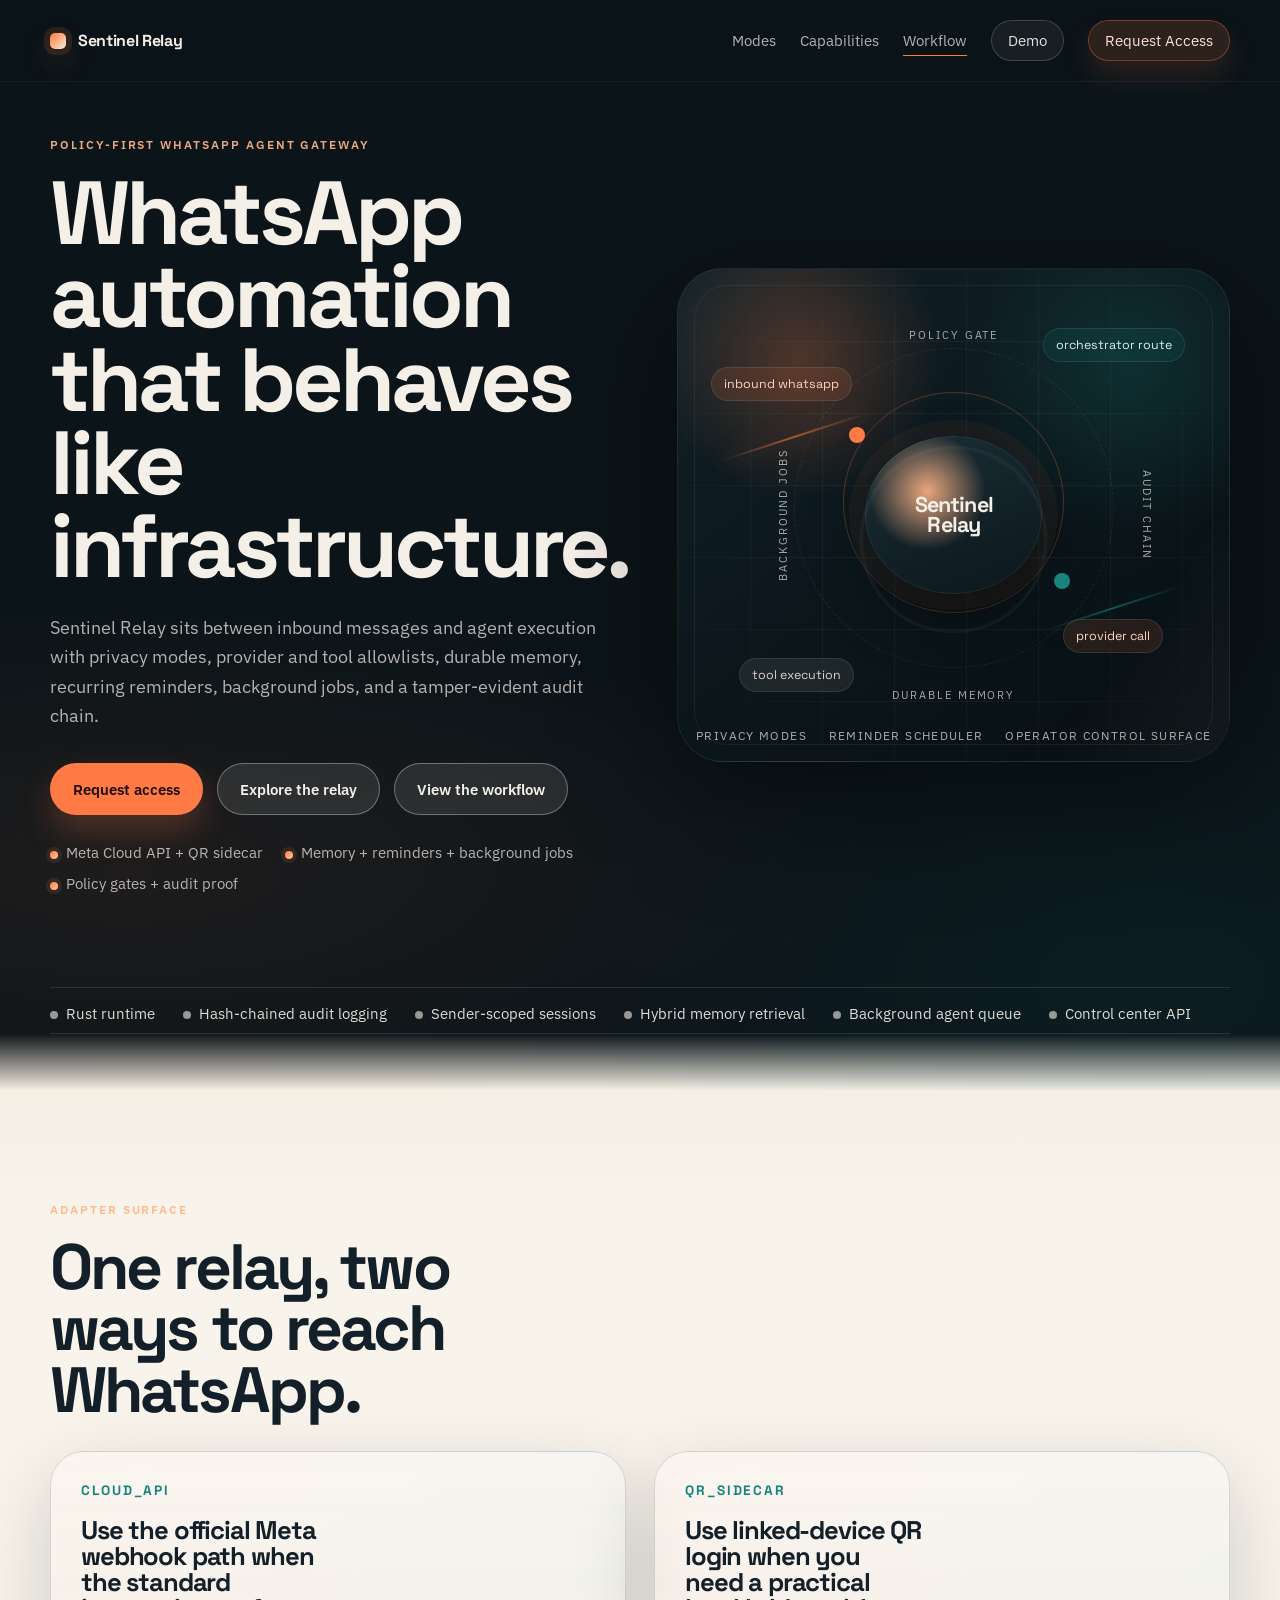
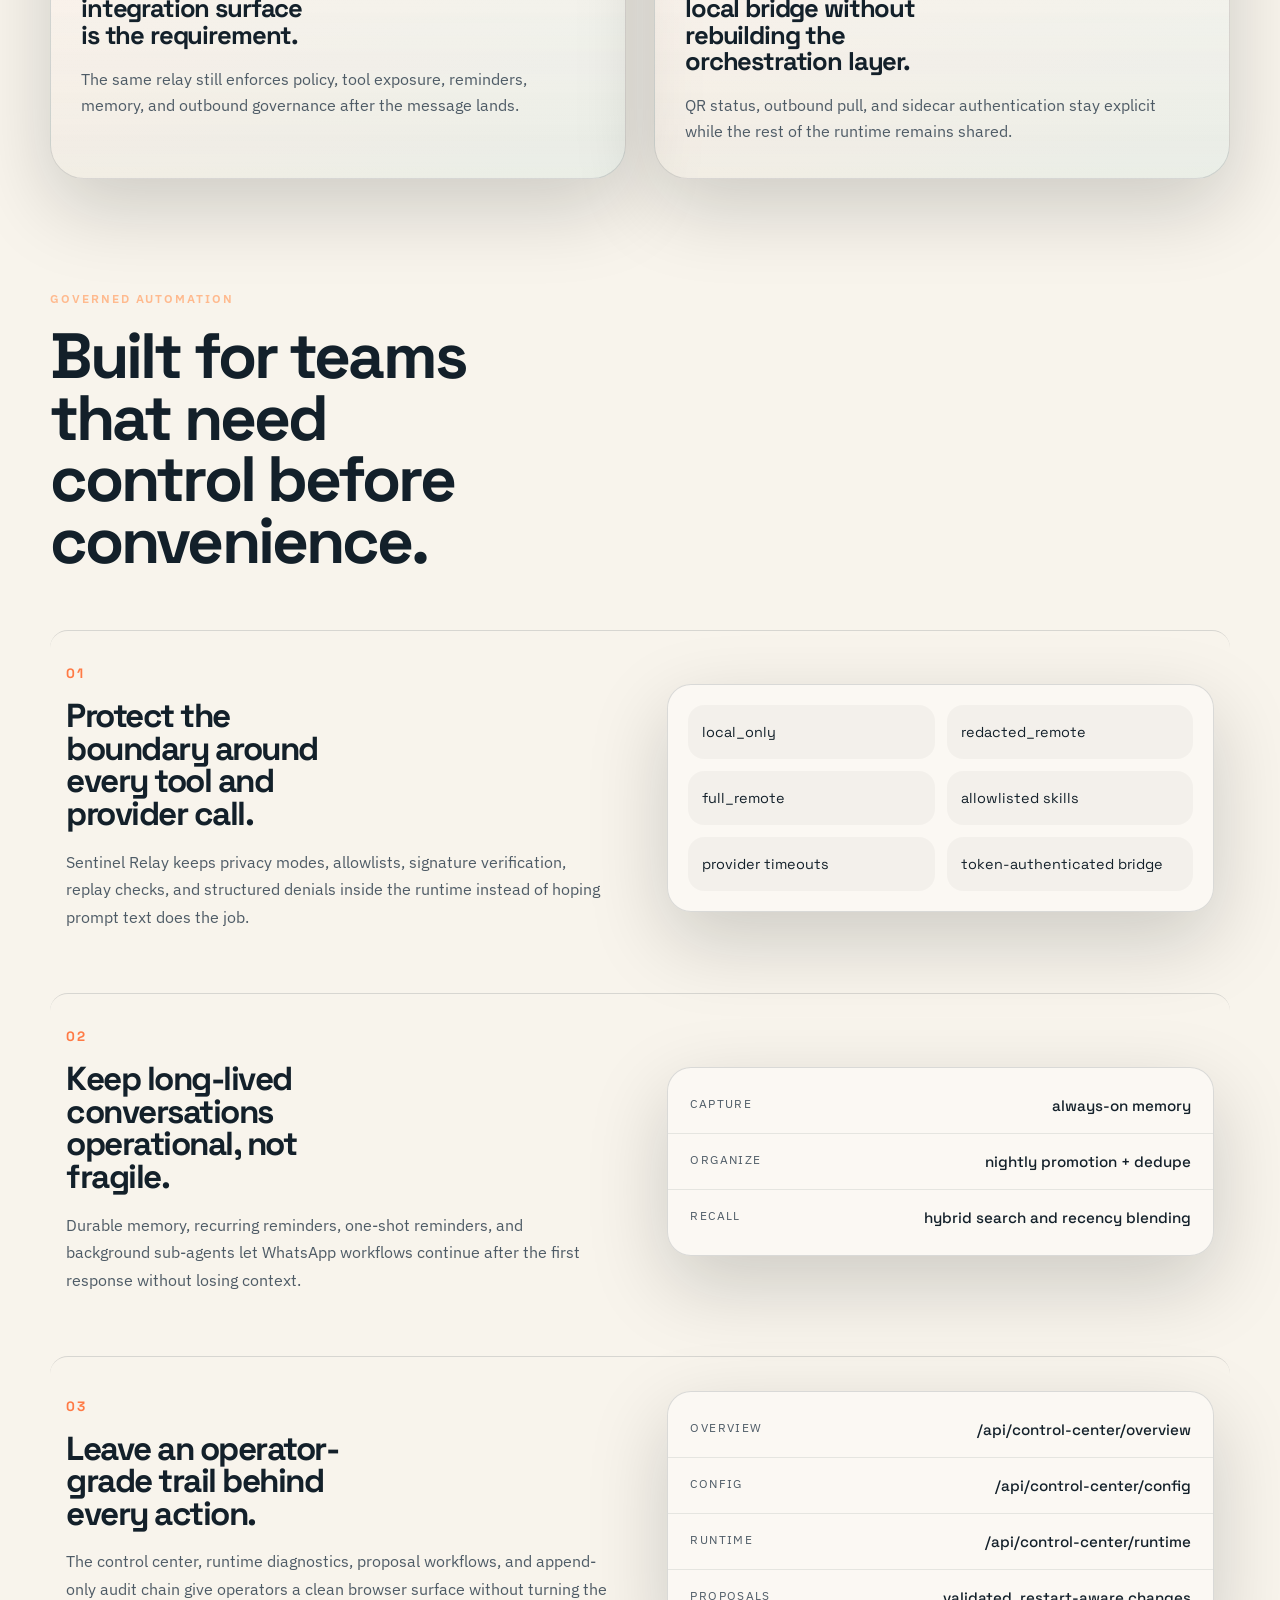
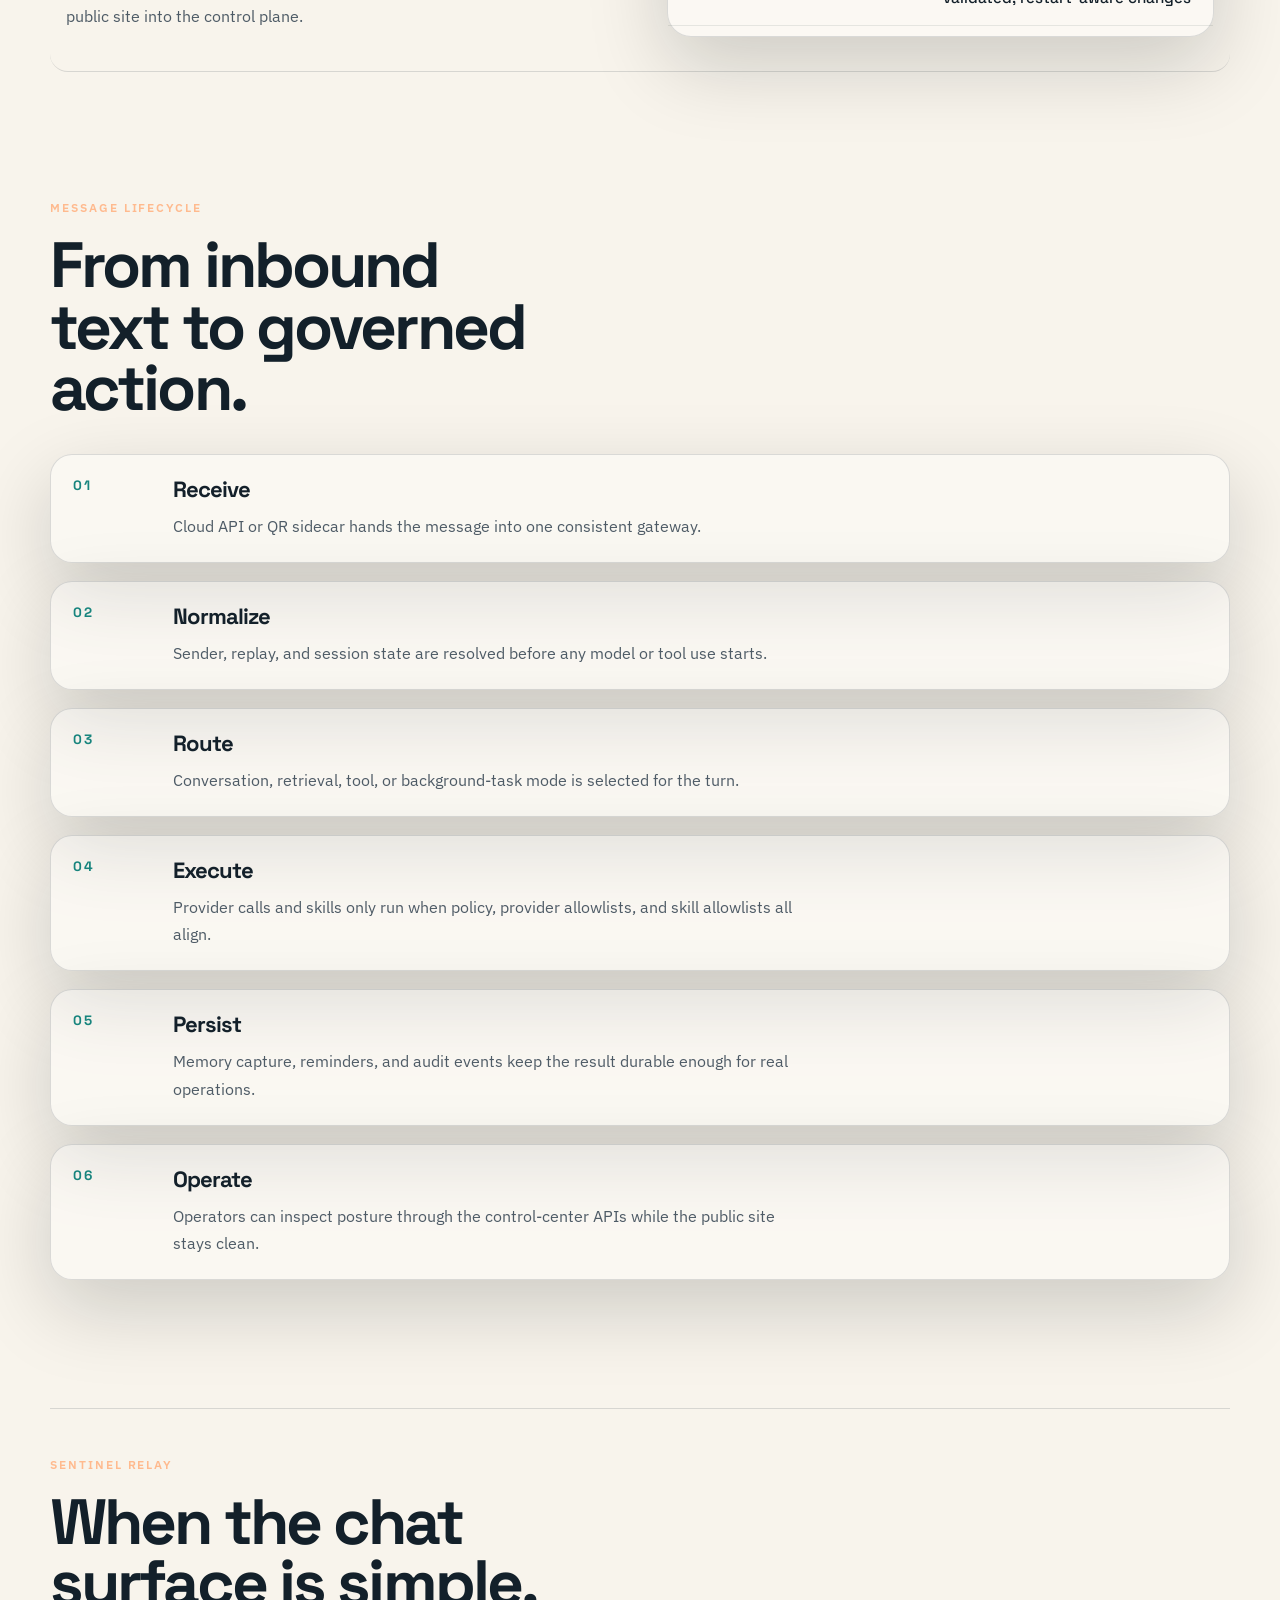
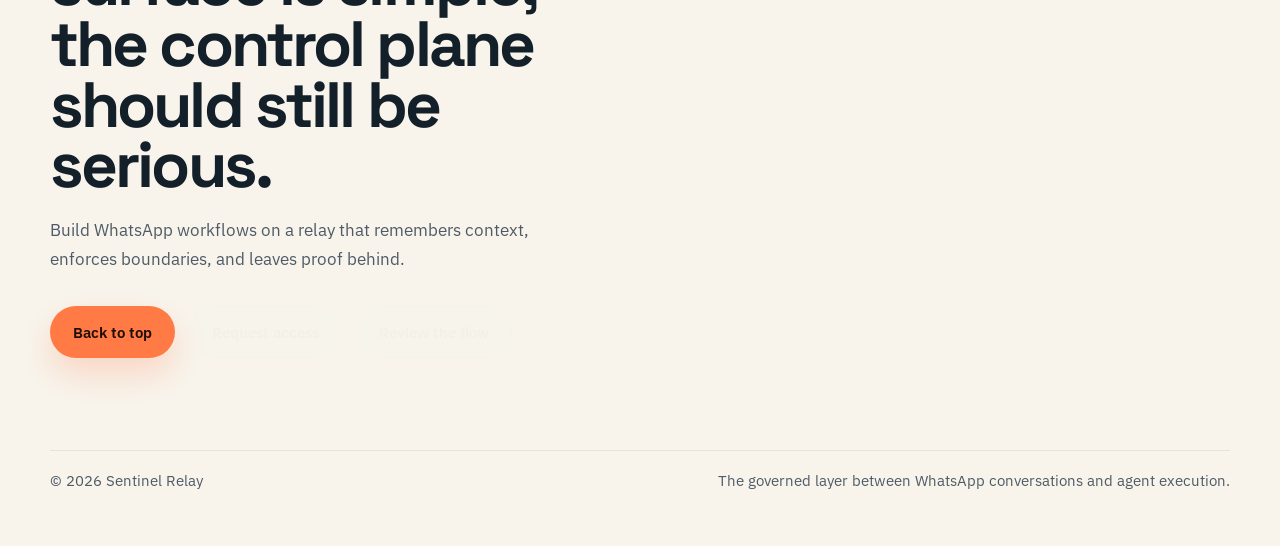
<file: index.html>
<!DOCTYPE html>
<html lang="en">

<head>
    <meta charset="UTF-8">
    <meta name="viewport" content="width=device-width, initial-scale=1.0">
    <title>Sentinel Relay | Secure WhatsApp Agent Gateway</title>
    <meta name="description"
        content="Sentinel Relay is a security-first WhatsApp agent gateway with privacy modes, durable memory, recurring reminders, background jobs, and tamper-evident audit logging.">
    <meta name="theme-color" content="#0b1419">
    <meta name="color-scheme" content="light">
    <link rel="canonical" href="https://sentinelrelay.com/">
    <meta property="og:type" content="website">
    <meta property="og:site_name" content="Sentinel Relay">
    <meta property="og:title" content="Sentinel Relay | Secure WhatsApp Agent Gateway">
    <meta property="og:description"
        content="WhatsApp automation that behaves like infrastructure, with policy gates, durable memory, recurring reminders, and proof-grade audit trails.">
    <meta property="og:url" content="https://sentinelrelay.com/">
    <meta property="og:image" content="https://sentinelrelay.com/assets/og-image.png">
    <meta name="twitter:card" content="summary_large_image">
    <meta name="twitter:title" content="Sentinel Relay | Secure WhatsApp Agent Gateway">
    <meta name="twitter:description" content="A policy-first relay for governed WhatsApp automation.">
    <link rel="icon" href="./assets/favicon.svg" type="image/svg+xml">
    <link rel="stylesheet" href="./assets/style.css">
    <script type="application/ld+json">
        {
            "@context": "https://schema.org",
            "@type": "SoftwareApplication",
            "name": "Sentinel Relay",
            "url": "https://sentinelrelay.com/",
            "applicationCategory": "BusinessApplication",
            "operatingSystem": "Linux, macOS, Docker",
            "description": "Security-first WhatsApp agent gateway with privacy modes, durable memory, recurring reminders, background jobs, and tamper-evident audit logging."
        }
    </script>
</head>

<body>
    <div class="hero-shell">
        <div class="dark-surface" id="top">
            <header class="site-header">
                <a class="brand" href="#top" aria-label="Sentinel Relay home">
                    <span class="brand-mark" aria-hidden="true"></span>
                    <span class="brand-wordmark">Sentinel Relay</span>
                </a>
                <nav class="site-nav" aria-label="Primary">
                    <a href="#modes">Modes</a>
                    <a href="#capabilities">Capabilities</a>
                    <a href="#workflow">Workflow</a>
                    <a class="nav-demo" href="https://demo.sentinelrelay.com" target="_blank" rel="noreferrer">Demo</a>
                    <a class="nav-cta" href="/interest/">Request Access</a>
                </nav>
            </header>
            <section class="hero">
                <div class="hero-copy">
                    <p class="eyebrow">Policy-first WhatsApp agent gateway</p>
                    <h1>WhatsApp automation that behaves like infrastructure.</h1>
                    <p class="lede">
                        Sentinel Relay sits between inbound messages and agent execution with privacy modes,
                        provider and tool allowlists, durable memory, recurring reminders, background jobs,
                        and a tamper-evident audit chain.
                    </p>
                    <div class="cta-row">
                        <a class="button button-primary" href="/interest/">Request access</a>
                        <a class="button button-secondary" href="#capabilities">Explore the relay</a>
                        <a class="button button-secondary" href="#workflow">View the workflow</a>
                    </div>
                    <ul class="hero-signals" aria-label="Key product attributes">
                        <li>Meta Cloud API + QR sidecar</li>
                        <li>Memory + reminders + background jobs</li>
                        <li>Policy gates + audit proof</li>
                    </ul>
                    <p class="sr-only">Diagram showing Sentinel Relay as a central hub processing inbound WhatsApp
                        messages through policy gates, tool execution, provider calls, and durable memory.</p>
                </div>

                <div class="hero-visual" aria-hidden="true">
                    <div class="relay-stage" data-tilt>
                        <div class="stage-grid"></div>
                        <div class="orbit orbit-outer"></div>
                        <div class="orbit orbit-inner"></div>
                        <div class="beam beam-inbound"></div>
                        <div class="beam beam-outbound"></div>
                        <div class="relay-core">
                            <span>Sentinel<br>Relay</span>
                        </div>
                        <div class="stage-label stage-label-top">policy gate</div>
                        <div class="stage-label stage-label-right">audit chain</div>
                        <div class="stage-label stage-label-bottom">durable memory</div>
                        <div class="stage-label stage-label-left">background jobs</div>
                        <div class="signal-tag signal-tag-inbound">inbound whatsapp</div>
                        <div class="signal-tag signal-tag-route">orchestrator route</div>
                        <div class="signal-tag signal-tag-tools">tool execution</div>
                        <div class="signal-tag signal-tag-provider">provider call</div>
                        <div class="signal-pulse signal-pulse-a"></div>
                        <div class="signal-pulse signal-pulse-b"></div>
                        <div class="stage-footer">
                            <span>privacy modes</span>
                            <span>reminder scheduler</span>
                            <span>operator control surface</span>
                        </div>
                    </div>
                </div>
            </section>

            <section class="proof-strip" aria-label="Product highlights">
                <p>Rust runtime</p>
                <p>Hash-chained audit logging</p>
                <p>Sender-scoped sessions</p>
                <p>Hybrid memory retrieval</p>
                <p>Background agent queue</p>
                <p>Control center API</p>
            </section>
        </div> <!-- End dark-surface -->

        <main class="light-surface">
            <section class="section modes" id="modes" data-reveal>
                <div class="section-heading">
                    <p class="eyebrow">Adapter surface</p>
                    <h2>One relay, two ways to reach WhatsApp.</h2>
                </div>
                <div class="mode-band">
                    <article class="mode-lane">
                        <p class="mode-token">cloud_api</p>
                        <h3>Use the official Meta webhook path when the standard integration surface is the requirement.
                        </h3>
                        <p>The same relay still enforces policy, tool exposure, reminders, memory, and outbound
                            governance after the message lands.</p>
                    </article>
                    <article class="mode-lane">
                        <p class="mode-token">qr_sidecar</p>
                        <h3>Use linked-device QR login when you need a practical local bridge without rebuilding the
                            orchestration layer.</h3>
                        <p>QR status, outbound pull, and sidecar authentication stay explicit while the rest of the
                            runtime remains shared.</p>
                    </article>
                </div>
            </section>

            <section class="section capabilities" id="capabilities">
                <div class="section-heading" data-reveal>
                    <p class="eyebrow">Governed automation</p>
                    <h2>Built for teams that need control before convenience.</h2>
                </div>

                <article class="capability capability-policy" data-reveal>
                    <div class="capability-copy">
                        <p class="capability-index">01</p>
                        <h3>Protect the boundary around every tool and provider call.</h3>
                        <p>
                            Sentinel Relay keeps privacy modes, allowlists, signature verification, replay checks,
                            and structured denials inside the runtime instead of hoping prompt text does the job.
                        </p>
                    </div>
                    <div class="capability-visual policy-visual" aria-hidden="true">
                        <span>local_only</span>
                        <span>redacted_remote</span>
                        <span>full_remote</span>
                        <span>allowlisted skills</span>
                        <span>provider timeouts</span>
                        <span>token-authenticated bridge</span>
                    </div>
                </article>

                <article class="capability capability-memory" data-reveal>
                    <div class="capability-copy">
                        <p class="capability-index">02</p>
                        <h3>Keep long-lived conversations operational, not fragile.</h3>
                        <p>
                            Durable memory, recurring reminders, one-shot reminders, and background sub-agents let
                            WhatsApp workflows continue after the first response without losing context.
                        </p>
                    </div>
                    <div class="capability-visual memory-visual" aria-hidden="true">
                        <div><span>capture</span><strong>always-on memory</strong></div>
                        <div><span>organize</span><strong>nightly promotion + dedupe</strong></div>
                        <div><span>recall</span><strong>hybrid search and recency blending</strong></div>
                    </div>
                </article>

                <article class="capability capability-ops" data-reveal>
                    <div class="capability-copy">
                        <p class="capability-index">03</p>
                        <h3>Leave an operator-grade trail behind every action.</h3>
                        <p>
                            The control center, runtime diagnostics, proposal workflows, and append-only audit chain
                            give operators a clean browser surface without turning the public site into the control
                            plane.
                        </p>
                    </div>
                    <div class="capability-visual ops-visual" aria-hidden="true">
                        <div class="ops-line"><span>overview</span><strong>/api/control-center/overview</strong></div>
                        <div class="ops-line"><span>config</span><strong>/api/control-center/config</strong></div>
                        <div class="ops-line"><span>runtime</span><strong>/api/control-center/runtime</strong></div>
                        <div class="ops-line"><span>proposals</span><strong>validated, restart-aware changes</strong>
                        </div>
                    </div>
                </article>
            </section>

            <section class="section workflow" id="workflow">
                <div class="section-heading" data-reveal>
                    <p class="eyebrow">Message lifecycle</p>
                    <h2>From inbound text to governed action.</h2>
                </div>
                <ol class="flow-rail" data-reveal>
                    <li>
                        <span class="flow-step">01</span>
                        <div>
                            <h3>Receive</h3>
                            <p>Cloud API or QR sidecar hands the message into one consistent gateway.</p>
                        </div>
                    </li>
                    <li>
                        <span class="flow-step">02</span>
                        <div>
                            <h3>Normalize</h3>
                            <p>Sender, replay, and session state are resolved before any model or tool use starts.</p>
                        </div>
                    </li>
                    <li>
                        <span class="flow-step">03</span>
                        <div>
                            <h3>Route</h3>
                            <p>Conversation, retrieval, tool, or background-task mode is selected for the turn.</p>
                        </div>
                    </li>
                    <li>
                        <span class="flow-step">04</span>
                        <div>
                            <h3>Execute</h3>
                            <p>Provider calls and skills only run when policy, provider allowlists, and skill allowlists
                                all align.</p>
                        </div>
                    </li>
                    <li>
                        <span class="flow-step">05</span>
                        <div>
                            <h3>Persist</h3>
                            <p>Memory capture, reminders, and audit events keep the result durable enough for real
                                operations.</p>
                        </div>
                    </li>
                    <li>
                        <span class="flow-step">06</span>
                        <div>
                            <h3>Operate</h3>
                            <p>Operators can inspect posture through the control-center APIs while the public site stays
                                clean.</p>
                        </div>
                    </li>
                </ol>
            </section>


            <section class="section final-cta" data-reveal>
                <p class="eyebrow">Sentinel Relay</p>
                <h2>When the chat surface is simple, the control plane should still be serious.</h2>
                <p>
                    Build WhatsApp workflows on a relay that remembers context, enforces boundaries,
                    and leaves proof behind.
                </p>
                <div class="cta-row">
                    <a class="button button-primary" href="#top">Back to top</a>
                    <a class="button button-secondary" href="/interest/">Request access</a>
                    <a class="button button-secondary" href="#workflow">Review the flow</a>
                </div>
            </section>
        </main>

        <footer class="site-footer">
            <p>&copy; 2026 Sentinel Relay</p>
            <p>The governed layer between WhatsApp conversations and agent execution.</p>
        </footer>
    </div>

    <script src="./assets/app.js"></script>
</body>

</html>
</file>
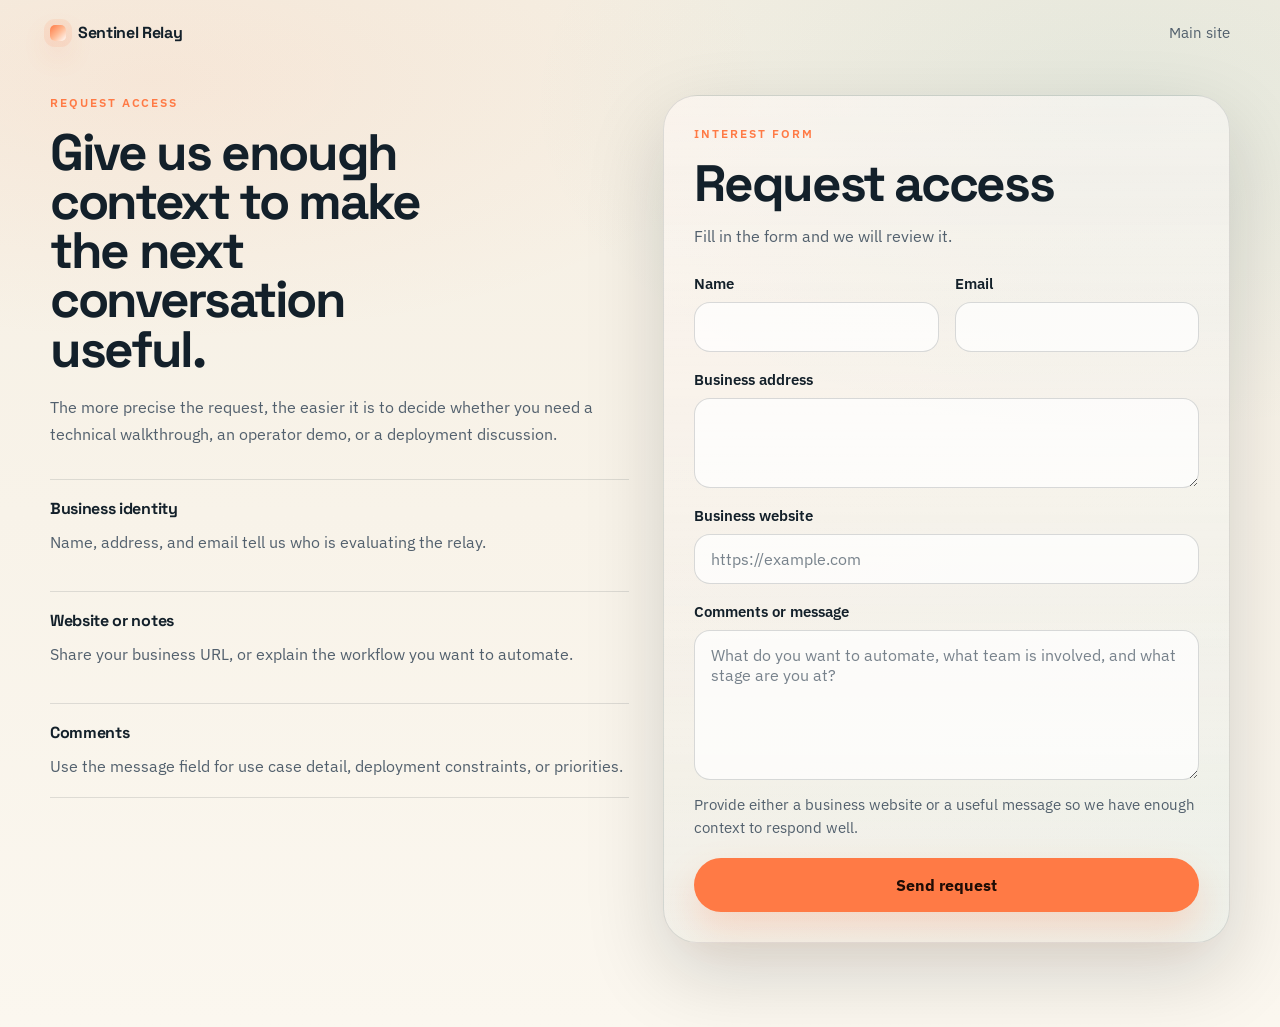
<file: interest/index.html>
<!DOCTYPE html>
<html lang="en">

<head>
    <meta charset="UTF-8">
    <meta name="viewport" content="width=device-width, initial-scale=1.0">
    <title>Sentinel Relay | Request Access</title>
    <meta name="description"
        content="Register your interest in Sentinel Relay and tell us about your business, deployment needs, and WhatsApp workflow goals.">
    <meta name="theme-color" content="#0b1419">
    <meta name="color-scheme" content="light">
    <link rel="canonical" href="https://interest.sentinelrelay.com/">
    <meta property="og:type" content="website">
    <meta property="og:site_name" content="Sentinel Relay">
    <meta property="og:title" content="Sentinel Relay | Request Access">
    <meta property="og:description"
        content="Tell us who you are, where you operate, and what you need from a governed WhatsApp automation layer.">
    <meta property="og:url" content="https://interest.sentinelrelay.com/">
    <meta property="og:image" content="https://sentinelrelay.com/assets/og-image.png">
    <meta name="twitter:card" content="summary_large_image">
    <meta name="twitter:title" content="Sentinel Relay | Request Access">
    <meta name="twitter:description"
        content="Share your business details and we will follow up with the right Sentinel Relay demo path.">
    <link rel="icon" href="/assets/favicon.svg" type="image/svg+xml">
    <link rel="stylesheet" href="/assets/interest.css">
</head>

<body>
    <div class="page-shell">
        <header class="site-header">
            <a class="brand" href="/" aria-label="Sentinel Relay home">
                <span class="brand-mark" aria-hidden="true"></span>
                <span class="brand-wordmark">Sentinel Relay</span>
            </a>
            <a class="back-link" href="https://sentinelrelay.com/">Main site</a>
        </header>

        <main>
            <section class="content-band">
                <div class="intake-layout">
                    <section class="section-copy" data-reveal>
                        <p class="section-kicker">Request Access</p>
                        <h1>Give us enough context to make the next conversation useful.</h1>
                        <p>
                            The more precise the request, the easier it is to decide whether you need a technical
                            walkthrough, an operator demo, or a deployment discussion.
                        </p>
                        <dl class="detail-list">
                            <div>
                                <dt>Business identity</dt>
                                <dd>Name, address, and email tell us who is evaluating the relay.</dd>
                            </div>
                            <div>
                                <dt>Website or notes</dt>
                                <dd>Share your business URL, or explain the workflow you want to automate.</dd>
                            </div>
                            <div>
                                <dt>Comments</dt>
                                <dd>Use the message field for use case detail, deployment constraints, or priorities.</dd>
                            </div>
                        </dl>
                    </section>

                    <section class="form-shell" data-reveal>
                        <div class="form-head">
                            <p class="section-kicker">Interest Form</p>
                            <h2>Request access</h2>
                            <p id="form-status" class="form-status" role="status" aria-live="polite">
                                Fill in the form and we will review it.
                            </p>
                        </div>

                        <form id="interest-form" novalidate>
                            <div class="field-grid">
                                <label>
                                    <span>Name</span>
                                    <input id="name" name="name" type="text" autocomplete="name" required>
                                </label>

                                <label>
                                    <span>Email</span>
                                    <input id="email" name="email" type="email" autocomplete="email" required>
                                </label>
                            </div>

                            <label>
                                <span>Business address</span>
                                <textarea id="address" name="address" rows="3" autocomplete="street-address"
                                    required></textarea>
                            </label>

                            <label>
                                <span>Business website</span>
                                <input id="website" name="website" type="url" inputmode="url"
                                    placeholder="https://example.com">
                            </label>

                            <label>
                                <span>Comments or message</span>
                                <textarea id="message" name="message" rows="6"
                                    placeholder="What do you want to automate, what team is involved, and what stage are you at?"></textarea>
                            </label>

                            <p class="field-note">
                                Provide either a business website or a useful message so we have enough context to
                                respond well.
                            </p>

                            <button id="submit-button" class="submit-button" type="submit">
                                Send request
                            </button>
                        </form>
                    </section>
                </div>
            </section>
        </main>
    </div>

    <script src="/assets/interest.js"></script>
</body>

</html>
</file>
<file: assets/style.css>
@import url("https://fonts.googleapis.com/css2?family=IBM+Plex+Sans:wght@400;500;600&family=Space+Grotesk:wght@400;500;700&display=swap");

:root {
    --paper: #f4efe4;
    --paper-strong: #ece5d8;
    --ink: #13202a;
    --ink-soft: #4e5b66;
    --ink-faint: rgba(19, 32, 42, 0.13);
    --hero: #0b1419;
    --hero-soft: #112127;
    --hero-ink: #f4efe7;
    --hero-muted: rgba(244, 239, 231, 0.72);
    --signal: #ff7a45;
    --signal-soft: rgba(255, 122, 69, 0.18);
    --teal: #17847d;
    --teal-soft: rgba(23, 132, 125, 0.18);
    --line: rgba(19, 32, 42, 0.14);
    --line-hero: rgba(244, 239, 231, 0.12);
    --shadow-soft: 0 28px 80px rgba(9, 15, 18, 0.18);
    --shadow-hero: 0 38px 120px rgba(0, 0, 0, 0.42);
    --radius-xl: 34px;
    --radius-lg: 24px;
    --radius-md: 18px;
    --page-width: min(1180px, calc(100vw - 40px));
}

* {
    box-sizing: border-box;
}

html {
    scroll-behavior: smooth;
}

body {
    margin: 0;
    color: var(--ink);
    background: #f8f4ec;
    font-family: "IBM Plex Sans", "Avenir Next", sans-serif;
    text-rendering: optimizeLegibility;
}

.dark-surface {
    padding-bottom: 3.5rem;
    background:
        radial-gradient(1200px 420px at 10% 80%, rgba(255, 122, 69, 0.08), transparent 64%),
        radial-gradient(920px 520px at 90% 90%, rgba(23, 132, 125, 0.08), transparent 68%),
        linear-gradient(180deg, var(--hero) 0, var(--hero) calc(100% - 3.5rem), var(--paper) 100%);
}

.light-surface {
    background: linear-gradient(180deg, var(--paper) 0, #f8f4ec 8rem);
}

a {
    color: inherit;
    text-decoration: none;
}

button,
.button {
    font: inherit;
}

.hero-shell {
    width: 100%;
}

.site-header,
.section,
.proof-strip,
.site-footer {
    width: var(--page-width);
    margin-left: auto;
    margin-right: auto;
}

.site-header {
    padding: 20px 0;
    display: flex;
    align-items: center;
    justify-content: space-between;
    gap: 24px;
    position: sticky;
    top: 0;
    z-index: 100;
}

.site-header::before {
    content: "";
    position: absolute;
    top: 0;
    left: 50%;
    transform: translateX(-50%);
    width: 100vw;
    height: 100%;
    background: rgba(11, 20, 25, 0.88);
    backdrop-filter: blur(16px);
    -webkit-backdrop-filter: blur(16px);
    border-bottom: 1px solid rgba(244, 239, 231, 0.06);
    z-index: -1;
}

.brand {
    display: inline-flex;
    align-items: center;
    gap: 12px;
    color: var(--hero-ink);
    font-family: "Space Grotesk", "Avenir Next", sans-serif;
    font-size: 1rem;
    font-weight: 700;
    letter-spacing: -0.02em;
}

.brand-mark {
    width: 16px;
    height: 16px;
    border-radius: 5px;
    background:
        linear-gradient(135deg, var(--signal), #ffb486 52%, rgba(255, 255, 255, 0.92) 100%);
    box-shadow:
        0 0 0 6px rgba(255, 122, 69, 0.12),
        0 12px 28px rgba(255, 122, 69, 0.25);
}

.site-nav {
    display: inline-flex;
    align-items: center;
    gap: 24px;
    color: var(--hero-muted);
    font-size: 0.92rem;
}

.site-nav a {
    position: relative;
}

.site-nav .nav-cta {
    padding: 10px 16px;
    border-radius: 999px;
    border: 1px solid rgba(255, 122, 69, 0.34);
    background: rgba(255, 122, 69, 0.14);
    color: #ffe1d4;
    box-shadow: 0 14px 28px rgba(255, 122, 69, 0.14);
    transition:
        transform 180ms ease,
        border-color 180ms ease,
        background-color 180ms ease,
        color 180ms ease,
        box-shadow 180ms ease;
}

.site-nav .nav-cta:hover,
.site-nav .nav-cta:focus-visible {
    transform: translateY(-1px);
    border-color: rgba(255, 122, 69, 0.52);
    background: rgba(255, 122, 69, 0.22);
    color: #fff0e9;
    box-shadow: 0 18px 34px rgba(255, 122, 69, 0.2);
}

.site-nav .nav-demo {
    padding: 10px 16px;
    border-radius: 999px;
    border: 1px solid rgba(244, 239, 231, 0.18);
    background: rgba(244, 239, 231, 0.06);
    color: rgba(244, 239, 231, 0.92);
    transition:
        transform 180ms ease,
        border-color 180ms ease,
        background-color 180ms ease,
        color 180ms ease;
}

.site-nav .nav-demo:hover,
.site-nav .nav-demo:focus-visible {
    transform: translateY(-1px);
    border-color: rgba(244, 239, 231, 0.34);
    background: rgba(244, 239, 231, 0.12);
    color: #fff7f2;
}

.site-nav a::after {
    content: "";
    position: absolute;
    left: 0;
    right: 0;
    bottom: -6px;
    height: 1px;
    background: var(--signal);
    transform: scaleX(0);
    transform-origin: left center;
    transition: transform 180ms ease;
}

.site-nav a:hover::after,
.site-nav a:focus-visible::after,
.site-nav a.is-active::after {
    transform: scaleX(1);
}

.site-nav .nav-cta::after {
    display: none;
}

.site-nav .nav-demo::after {
    display: none;
}

.hero {
    width: var(--page-width);
    min-height: min(100svh - 72px, 780px);
    margin: 0 auto;
    padding: 56px 0 84px;
    display: grid;
    grid-template-columns: 1fr minmax(0, 1.1fr);
    gap: 48px;
    align-items: center;
}

.hero-copy,
.hero-visual,
[data-reveal] {
    opacity: 0;
    transform: translateY(24px);
    transition:
        opacity 700ms ease,
        transform 700ms cubic-bezier(0.2, 0.8, 0.2, 1);
}

body.is-ready .hero-copy,
body.is-ready .hero-visual,
[data-reveal].is-visible {
    opacity: 1;
    transform: translateY(0);
}

.hero-copy {
    transition-delay: 80ms;
}

.hero-visual {
    transition-delay: 160ms;
}

.eyebrow {
    margin: 0 0 20px;
    color: rgba(255, 180, 134, 0.92);
    text-transform: uppercase;
    letter-spacing: 0.16em;
    font-size: 0.76rem;
    font-weight: 600;
}

.hero h1,
.section h2,
.capability h3,
.flow-rail h3,
.mode-lane h3,
.final-cta h2 {
    font-family: "Space Grotesk", "Avenir Next", sans-serif;
    letter-spacing: -0.045em;
}

.hero h1 {
    margin: 0;
    color: var(--hero-ink);
    font-size: clamp(3.4rem, 7vw, 6.8rem);
    line-height: 0.93;
}

.lede {
    margin: 24px 0 0;
    max-width: 35rem;
    color: var(--hero-muted);
    font-size: 1.12rem;
    line-height: 1.65;
}

.cta-row {
    display: flex;
    flex-wrap: wrap;
    gap: 14px;
    margin-top: 32px;
}

.button {
    display: inline-flex;
    align-items: center;
    justify-content: center;
    min-height: 52px;
    padding: 0 22px;
    border-radius: 999px;
    border: 1px solid transparent;
    font-size: 0.96rem;
    font-weight: 600;
    transition:
        transform 180ms ease,
        border-color 180ms ease,
        background-color 180ms ease,
        color 180ms ease;
}

.button:hover,
.button:focus-visible {
    transform: translateY(-2px);
}

.button-primary {
    background: var(--signal);
    color: #1f0c05;
    box-shadow: 0 16px 32px rgba(255, 122, 69, 0.24);
}

.button-secondary {
    border-color: rgba(244, 239, 231, 0.35);
    background: rgba(244, 239, 231, 0.1);
    color: var(--hero-ink);
}

.button-secondary:hover,
.button-secondary:focus-visible {
    border-color: rgba(244, 239, 231, 0.5);
    background: rgba(244, 239, 231, 0.15);
}

.hero-signals {
    list-style: none;
    padding: 0;
    margin: 28px 0 0;
    display: flex;
    flex-wrap: wrap;
    gap: 12px 22px;
    color: var(--hero-muted);
    font-size: 0.93rem;
}

.hero-signals li {
    position: relative;
    padding-left: 16px;
}

.hero-signals li::before {
    content: "";
    position: absolute;
    left: 0;
    top: 0.58em;
    width: 8px;
    height: 8px;
    border-radius: 50%;
    background: linear-gradient(135deg, var(--signal), #ffcc9e);
    box-shadow: 0 0 0 4px rgba(255, 122, 69, 0.12);
}

.hero-visual {
    position: relative;
    display: flex;
    justify-content: flex-end;
}

.relay-stage {
    --tilt-x: 0deg;
    --tilt-y: 0deg;
    position: relative;
    width: min(100%, 720px);
    aspect-ratio: 1.03 / 0.92;
    border-radius: 46px;
    overflow: hidden;
    background:
        radial-gradient(circle at 22% 18%, rgba(255, 122, 69, 0.26), transparent 24%),
        radial-gradient(circle at 82% 20%, rgba(23, 132, 125, 0.22), transparent 28%),
        linear-gradient(145deg, rgba(17, 33, 39, 0.98), rgba(7, 14, 18, 0.98));
    border: 1px solid rgba(244, 239, 231, 0.08);
    box-shadow: var(--shadow-hero);
    transform: perspective(1400px) rotateX(var(--tilt-x)) rotateY(var(--tilt-y)) translateZ(0);
    transition: transform 180ms ease-out;
}

.relay-stage::before {
    content: "";
    position: absolute;
    inset: 16px;
    border-radius: 34px;
    border: 1px solid rgba(244, 239, 231, 0.06);
    pointer-events: none;
}

.relay-stage::after {
    content: "";
    position: absolute;
    inset: 0;
    background:
        linear-gradient(125deg, rgba(255, 255, 255, 0.02), transparent 22%, transparent 78%, rgba(255, 255, 255, 0.05)),
        radial-gradient(circle at 50% 55%, transparent 0 23%, rgba(255, 255, 255, 0.05) 24%, transparent 24.5%);
    pointer-events: none;
}

.stage-grid {
    position: absolute;
    inset: 0;
    background-image:
        linear-gradient(rgba(244, 239, 231, 0.05) 1px, transparent 1px),
        linear-gradient(90deg, rgba(244, 239, 231, 0.05) 1px, transparent 1px);
    background-size: 72px 72px;
    mask-image: radial-gradient(circle at center, black 48%, transparent 88%);
}

.orbit,
.beam,
.relay-core,
.stage-label,
.signal-tag,
.signal-pulse,
.stage-footer {
    position: absolute;
}

.orbit {
    border-radius: 50%;
    border: 1px solid rgba(244, 239, 231, 0.08);
}

.orbit-outer {
    width: 58%;
    aspect-ratio: 1;
    left: 21%;
    top: 16%;
    border-style: dashed;
    animation: orbit-spin 20s linear infinite;
}

.orbit-inner {
    width: 40%;
    aspect-ratio: 1;
    left: 30%;
    top: 25%;
    border-color: rgba(255, 122, 69, 0.28);
    animation: orbit-spin 12s linear infinite reverse;
}

.beam {
    height: 2px;
    background: linear-gradient(90deg, transparent, rgba(255, 122, 69, 0.6), transparent);
    box-shadow: 0 0 24px rgba(255, 122, 69, 0.35);
}

.beam-inbound {
    width: 28%;
    left: 7%;
    top: 34%;
    transform: rotate(-18deg);
}

.beam-outbound {
    width: 26%;
    right: 8%;
    bottom: 31%;
    transform: rotate(-18deg);
    background: linear-gradient(90deg, transparent, rgba(23, 132, 125, 0.6), transparent);
    box-shadow: 0 0 24px rgba(23, 132, 125, 0.28);
}

.relay-core {
    inset: 34% 34%;
    display: grid;
    place-items: center;
    border-radius: 50%;
    background:
        radial-gradient(circle at 35% 35%, rgba(255, 180, 134, 0.9), transparent 38%),
        linear-gradient(160deg, #1a2e36, #0c171c);
    box-shadow:
        inset 0 0 0 1px rgba(244, 239, 231, 0.08),
        0 0 0 16px rgba(255, 122, 69, 0.05),
        0 26px 60px rgba(0, 0, 0, 0.4);
    color: var(--hero-ink);
    text-align: center;
    font-family: "Space Grotesk", "Avenir Next", sans-serif;
    font-size: clamp(1rem, 2vw, 1.35rem);
    font-weight: 700;
    letter-spacing: -0.04em;
    line-height: 0.94;
}

.stage-label {
    color: rgba(244, 239, 231, 0.68);
    text-transform: uppercase;
    letter-spacing: 0.18em;
    font-size: 0.67rem;
}

.stage-label-top {
    top: 12%;
    left: 50%;
    transform: translateX(-50%);
}

.stage-label-right {
    right: 7%;
    top: 50%;
    transform: translateY(-50%) rotate(90deg);
}

.stage-label-bottom {
    bottom: 12%;
    left: 50%;
    transform: translateX(-50%);
}

.stage-label-left {
    left: 7%;
    top: 50%;
    transform: translateY(-50%) rotate(-90deg);
}

.signal-tag {
    padding: 8px 12px;
    border-radius: 999px;
    border: 1px solid rgba(244, 239, 231, 0.1);
    backdrop-filter: blur(10px);
    font-family: "Space Grotesk", "Avenir Next", sans-serif;
    font-size: 0.78rem;
    white-space: nowrap;
}

.signal-tag-inbound {
    top: 20%;
    left: 6%;
    color: #ffd2c1;
    background: rgba(255, 122, 69, 0.12);
}

.signal-tag-route {
    top: 12%;
    right: 8%;
    color: #d7f0ed;
    background: rgba(23, 132, 125, 0.12);
}

.signal-tag-tools {
    bottom: 14%;
    left: 11%;
    color: rgba(244, 239, 231, 0.86);
    background: rgba(244, 239, 231, 0.08);
}

.signal-tag-provider {
    right: 12%;
    bottom: 22%;
    color: #ffd2c1;
    background: rgba(255, 122, 69, 0.12);
}

.signal-pulse {
    width: 16px;
    height: 16px;
    border-radius: 50%;
    background: var(--signal);
    box-shadow: 0 0 0 0 rgba(255, 122, 69, 0.38);
    animation: pulse 2.8s ease-out infinite;
}

.signal-pulse-a {
    top: 32%;
    left: 31%;
}

.signal-pulse-b {
    right: 29%;
    bottom: 35%;
    background: var(--teal);
    box-shadow: 0 0 0 0 rgba(23, 132, 125, 0.34);
    animation-delay: 1.1s;
}

.stage-footer {
    left: 18px;
    right: 18px;
    bottom: 18px;
    display: flex;
    justify-content: space-between;
    gap: 12px;
    color: rgba(244, 239, 231, 0.7);
    font-size: 0.72rem;
    text-transform: uppercase;
    letter-spacing: 0.12em;
}

.proof-strip {
    margin-top: 10px;
    padding: 16px 0 10px;
    display: flex;
    flex-wrap: wrap;
    gap: 14px 28px;
    color: rgba(244, 239, 231, 0.9);
    border-top: 1px solid var(--line-hero);
    border-bottom: 1px solid var(--line-hero);
}

.proof-strip p {
    margin: 0;
    position: relative;
    padding-left: 16px;
    font-size: 0.92rem;
}

.proof-strip p::before {
    content: "";
    position: absolute;
    left: 0;
    top: 0.5em;
    width: 8px;
    height: 8px;
    border-radius: 50%;
    background: rgba(244, 239, 231, 0.6);
}

.section {
    padding: 112px 0 0;
}

.section-heading {
    max-width: 54rem;
}

.section h2 {
    margin: 0;
    font-size: clamp(2.2rem, 5vw, 4.3rem);
    line-height: 0.96;
    max-width: 12ch;
}

.section-heading + * {
    margin-top: 30px;
}

.modes {
    color: var(--ink);
}

.mode-band {
    display: grid;
    grid-template-columns: repeat(2, minmax(0, 1fr));
    gap: 28px;
}

.mode-lane {
    padding: 30px 30px 34px;
    min-height: 300px;
    border-radius: var(--radius-xl);
    background:
        linear-gradient(180deg, rgba(255, 255, 255, 0.52), rgba(255, 255, 255, 0.12)),
        linear-gradient(145deg, rgba(255, 122, 69, 0.08), rgba(23, 132, 125, 0.08));
    border: 1px solid var(--line);
    box-shadow: var(--shadow-soft);
    transition: transform 220ms ease, box-shadow 220ms ease;
}

.mode-lane:hover {
    transform: translateY(-3px);
    box-shadow: 0 32px 90px rgba(9, 15, 18, 0.22);
}

.mode-token,
.capability-index,
.flow-step {
    margin: 0 0 18px;
    font-family: "Space Grotesk", "Avenir Next", sans-serif;
    font-size: 0.85rem;
    font-weight: 700;
    letter-spacing: 0.14em;
    text-transform: uppercase;
}

.mode-token {
    color: var(--teal);
}

.mode-lane h3 {
    margin: 0;
    font-size: clamp(1.5rem, 2vw, 2rem);
    line-height: 1.02;
    max-width: 14ch;
}

.mode-lane p:last-child {
    margin: 18px 0 0;
    max-width: 30rem;
    color: var(--ink-soft);
    line-height: 1.65;
}

.capabilities {
    display: grid;
    gap: 28px;
}

.capability {
    padding: 34px 16px;
    border-top: 1px solid var(--line);
    display: grid;
    grid-template-columns: 0.92fr minmax(280px, 0.88fr);
    gap: 30px;
    align-items: center;
    border-radius: var(--radius-md);
    transition: background-color 200ms ease;
}

.capability:hover {
    background-color: rgba(255, 255, 255, 0.18);
}

.capability:last-child {
    border-bottom: 1px solid var(--line);
}

.capability-index {
    color: var(--signal);
}

.capability h3 {
    margin: 0;
    font-size: clamp(1.7rem, 2.6vw, 2.7rem);
    line-height: 0.98;
    max-width: 14ch;
}

.capability-copy p:last-child {
    margin: 18px 0 0;
    max-width: 34rem;
    color: var(--ink-soft);
    line-height: 1.72;
}

.capability-visual {
    border-radius: var(--radius-lg);
    border: 1px solid var(--line);
    background: rgba(255, 255, 255, 0.38);
    box-shadow: var(--shadow-soft);
}

.policy-visual {
    padding: 20px;
    display: grid;
    grid-template-columns: repeat(2, minmax(0, 1fr));
    gap: 12px;
}

.policy-visual span {
    display: inline-flex;
    align-items: center;
    min-height: 54px;
    padding: 0 14px;
    border-radius: 16px;
    background: rgba(11, 20, 25, 0.03);
    color: var(--ink);
    font-family: "Space Grotesk", "Avenir Next", sans-serif;
    font-size: 0.9rem;
}

.memory-visual {
    padding: 10px 0;
}

.memory-visual div,
.ops-line,
.deployment-spec div {
    display: flex;
    justify-content: space-between;
    gap: 16px;
    padding: 18px 22px;
    border-bottom: 1px solid rgba(19, 32, 42, 0.09);
}

.memory-visual div:last-child,
.deployment-spec div:last-child {
    border-bottom: none;
}

.memory-visual span,
.ops-line span,
.deployment-spec span {
    color: var(--ink-soft);
    text-transform: uppercase;
    letter-spacing: 0.12em;
    font-size: 0.72rem;
}

.memory-visual strong,
.ops-line strong,
.deployment-spec strong {
    font-family: "Space Grotesk", "Avenir Next", sans-serif;
    font-size: 0.95rem;
    font-weight: 500;
    text-align: right;
}

.ops-visual {
    padding: 10px 0;
}

.workflow {
    padding-top: 128px;
}

.flow-rail {
    list-style: none;
    padding: 0;
    margin: 34px 0 0;
    display: grid;
    gap: 18px;
}

.flow-rail li {
    padding: 20px 22px 22px;
    display: grid;
    grid-template-columns: 88px minmax(0, 1fr);
    gap: 12px;
    border-radius: 22px;
    background: rgba(255, 255, 255, 0.34);
    border: 1px solid var(--line);
    box-shadow: var(--shadow-soft);
    opacity: 0;
    transform: translateY(16px);
    transition: opacity 500ms ease, transform 500ms ease, box-shadow 220ms ease;
}

.flow-rail.is-visible li {
    opacity: 1;
    transform: translateY(0);
}

.flow-rail.is-visible li:nth-child(2) { transition-delay: 80ms; }
.flow-rail.is-visible li:nth-child(3) { transition-delay: 160ms; }
.flow-rail.is-visible li:nth-child(4) { transition-delay: 240ms; }
.flow-rail.is-visible li:nth-child(5) { transition-delay: 320ms; }
.flow-rail.is-visible li:nth-child(6) { transition-delay: 400ms; }

.flow-rail li:hover {
    box-shadow: 0 32px 90px rgba(9, 15, 18, 0.22);
}

.flow-step {
    color: var(--teal);
    margin: 2px 0 0;
}

.flow-rail h3 {
    margin: 0;
    font-size: 1.38rem;
}

.flow-rail p {
    margin: 10px 0 0;
    color: var(--ink-soft);
    line-height: 1.7;
    max-width: 40rem;
}

.deployment {
    padding: 34px 0;
    display: grid;
    grid-template-columns: 0.95fr minmax(320px, 0.85fr);
    gap: 24px;
    align-items: start;
}

.deployment h2 {
    max-width: 10.5ch;
}

.deployment h2 span {
    color: var(--signal);
}

.deployment-copy p:last-child {
    margin: 22px 0 0;
    max-width: 33rem;
    color: var(--ink-soft);
    line-height: 1.72;
}

.deployment-spec {
    border-radius: var(--radius-xl);
    border: 1px solid var(--line);
    background:
        linear-gradient(180deg, rgba(255, 255, 255, 0.52), rgba(255, 255, 255, 0.18)),
        linear-gradient(145deg, rgba(23, 132, 125, 0.07), rgba(255, 122, 69, 0.06));
    box-shadow: var(--shadow-soft);
    overflow: hidden;
}

.final-cta {
    margin-top: 128px;
    padding: 48px 0 92px;
    border-top: 1px solid var(--line);
}

.final-cta h2 {
    margin: 0;
    max-width: 12ch;
    font-size: clamp(2.2rem, 5vw, 4.6rem);
    line-height: 0.95;
}

.final-cta p:nth-of-type(2) {
    margin: 20px 0 0;
    max-width: 34rem;
    color: var(--ink-soft);
    font-size: 1.05rem;
    line-height: 1.72;
}

.site-footer {
    padding: 0 0 56px;
    display: flex;
    justify-content: space-between;
    gap: 20px;
    color: var(--ink-soft);
    font-size: 0.92rem;
    border-top: 1px solid rgba(19, 32, 42, 0.08);
}

.site-footer p {
    margin: 20px 0 0;
}

@keyframes orbit-spin {
    to {
        transform: rotate(360deg);
    }
}

@keyframes pulse {
    0% {
        box-shadow: 0 0 0 0 rgba(255, 122, 69, 0.38);
    }

    100% {
        box-shadow: 0 0 0 24px rgba(255, 122, 69, 0);
    }
}

@media (prefers-reduced-motion: reduce) {
    html {
        scroll-behavior: auto;
    }

    *,
    *::before,
    *::after {
        animation: none !important;
        transition: none !important;
    }

    .hero-copy,
    .hero-visual,
    [data-reveal],
    .flow-rail li {
        opacity: 1;
        transform: none;
    }
}

@media (max-width: 1120px) {
    .dark-surface {
        background:
            radial-gradient(760px 320px at 10% 80%, rgba(255, 122, 69, 0.08), transparent 64%),
            radial-gradient(640px 340px at 90% 90%, rgba(23, 132, 125, 0.08), transparent 68%),
            linear-gradient(180deg, var(--hero) 0, var(--hero) calc(100% - 3.5rem), var(--paper) 100%);
    }

    .hero {
        min-height: auto;
        grid-template-columns: 1fr;
        padding-top: 48px;
        gap: 28px;
    }

    .hero-visual {
        justify-content: stretch;
    }

    .relay-stage {
        width: 100%;
    }

    .mode-band,
    .capability,
    .deployment {
        grid-template-columns: 1fr;
    }
}

@media (max-width: 760px) {
    :root {
        --page-width: min(100vw - 24px, 1180px);
    }

    .dark-surface {
        background:
            linear-gradient(180deg, var(--hero) 0, var(--hero) calc(100% - 3.5rem), var(--paper) 100%);
    }

    .site-header {
        flex-direction: column;
        align-items: flex-start;
        gap: 14px;
    }

    .site-nav {
        gap: 16px;
        flex-wrap: wrap;
        font-size: 0.88rem;
    }

    .hero {
        padding-bottom: 60px;
    }
    .hero h1 {
        font-size: clamp(2.8rem, 15vw, 4.4rem);
    }

    .lede {
        font-size: 1rem;
    }

    .hero-signals,
    .proof-strip,
    .site-footer {
        flex-direction: column;
        gap: 12px;
    }

    .relay-stage {
        aspect-ratio: 1 / 1.04;
    }

    .stage-footer {
        flex-direction: column;
        align-items: flex-start;
    }

    .policy-visual {
        grid-template-columns: 1fr;
    }

    .flow-rail li {
        grid-template-columns: 1fr;
    }

    .memory-visual div,
    .ops-line,
    .deployment-spec div {
        flex-direction: column;
    }

    .memory-visual strong,
    .ops-line strong,
    .deployment-spec strong {
        text-align: left;
    }

    .final-cta {
        margin-top: 96px;
        padding-bottom: 72px;
    }

    .flow-rail li {
        opacity: 1;
        transform: none;
    }
}

.button:focus-visible {
    outline: 2px solid var(--signal);
    outline-offset: 3px;
}

.site-nav a:focus-visible {
    outline: 2px solid var(--signal);
    outline-offset: 4px;
    border-radius: 4px;
}

.sr-only {
    position: absolute;
    width: 1px;
    height: 1px;
    padding: 0;
    margin: -1px;
    overflow: hidden;
    clip: rect(0, 0, 0, 0);
    white-space: nowrap;
    border-width: 0;
}
</file>
<file: assets/interest.css>
@import url("https://fonts.googleapis.com/css2?family=IBM+Plex+Sans:wght@400;500;600&family=Space+Grotesk:wght@500;700&display=swap");

:root {
    --paper: #f5efe3;
    --paper-soft: #fbf7ef;
    --ink: #13202a;
    --ink-soft: #52606d;
    --hero: #091217;
    --hero-soft: #102029;
    --hero-ink: #f5efe6;
    --hero-muted: rgba(245, 239, 230, 0.74);
    --signal: #ff7a45;
    --signal-soft: rgba(255, 122, 69, 0.14);
    --teal: #17847d;
    --line: rgba(19, 32, 42, 0.12);
    --line-hero: rgba(245, 239, 230, 0.12);
    --shadow-soft: 0 30px 80px rgba(10, 16, 20, 0.16);
    --shadow-hero: 0 38px 120px rgba(0, 0, 0, 0.34);
    --radius-xl: 34px;
    --radius-lg: 24px;
    --radius-md: 18px;
    --page-width: min(1180px, calc(100vw - 40px));
}

* {
    box-sizing: border-box;
}

html {
    scroll-behavior: smooth;
}

body {
    margin: 0;
    min-height: 100vh;
    color: var(--ink);
    background:
        radial-gradient(1000px 420px at 12% 8%, rgba(255, 122, 69, 0.08), transparent 62%),
        radial-gradient(940px 520px at 88% 10%, rgba(23, 132, 125, 0.08), transparent 64%),
        linear-gradient(180deg, var(--paper) 0, var(--paper-soft) 100%);
    font-family: "IBM Plex Sans", "Avenir Next", sans-serif;
    text-rendering: optimizeLegibility;
}

a {
    color: inherit;
    text-decoration: none;
}

button,
input,
textarea {
    font: inherit;
}

.page-shell {
    width: 100%;
}

.site-header,
.content-band {
    width: var(--page-width);
    margin-left: auto;
    margin-right: auto;
}

.site-header {
    padding: 22px 0 0;
    display: flex;
    align-items: center;
    justify-content: space-between;
    gap: 24px;
}

.brand {
    display: inline-flex;
    align-items: center;
    gap: 12px;
    color: var(--ink);
    font-family: "Space Grotesk", "Avenir Next", sans-serif;
    font-size: 1rem;
    font-weight: 700;
    letter-spacing: -0.02em;
}

.brand-mark {
    width: 16px;
    height: 16px;
    border-radius: 5px;
    background:
        linear-gradient(135deg, var(--signal), #ffbb95 52%, rgba(255, 255, 255, 0.92) 100%);
    box-shadow:
        0 0 0 6px rgba(255, 122, 69, 0.11),
        0 12px 28px rgba(255, 122, 69, 0.24);
}

.back-link {
    color: var(--ink-soft);
    font-size: 0.92rem;
}

.back-link:hover,
.back-link:focus-visible {
    color: var(--ink);
}

[data-reveal] {
    opacity: 0;
    transform: translateY(24px);
    transition:
        opacity 700ms ease,
        transform 700ms cubic-bezier(0.2, 0.8, 0.2, 1);
}

body.is-ready [data-reveal],
[data-reveal].is-visible {
    opacity: 1;
    transform: translateY(0);
}

.section-kicker {
    margin: 0 0 18px;
    color: var(--signal);
    text-transform: uppercase;
    letter-spacing: 0.16em;
    font-size: 0.76rem;
    font-weight: 600;
}

.section-copy h1,
.form-head h2 {
    margin: 0;
    font-family: "Space Grotesk", "Avenir Next", sans-serif;
    letter-spacing: -0.046em;
}

.content-band {
    padding-top: 52px;
    padding-bottom: 84px;
}

.intake-layout {
    display: grid;
    grid-template-columns: minmax(0, 0.92fr) minmax(320px, 0.9fr);
    gap: 34px;
    align-items: start;
}

.section-copy h1,
.form-head h2 {
    font-size: clamp(2rem, 4vw, 3.8rem);
    line-height: 0.96;
    max-width: 13ch;
}

.section-copy p:last-of-type {
    margin: 20px 0 0;
    max-width: 36rem;
    color: var(--ink-soft);
    line-height: 1.72;
}

.detail-list {
    margin: 30px 0 0;
    display: grid;
    gap: 18px;
}

.detail-list div {
    padding: 18px 0;
    border-top: 1px solid var(--line);
}

.detail-list div:last-child {
    border-bottom: 1px solid var(--line);
}

.detail-list dt {
    font-family: "Space Grotesk", "Avenir Next", sans-serif;
    font-size: 1rem;
    font-weight: 700;
    letter-spacing: -0.02em;
}

.detail-list dd {
    margin: 10px 0 0;
    color: var(--ink-soft);
    line-height: 1.64;
}

.form-shell {
    padding: 30px;
    border-radius: var(--radius-xl);
    border: 1px solid var(--line);
    background:
        linear-gradient(180deg, rgba(255, 255, 255, 0.56), rgba(255, 255, 255, 0.16)),
        linear-gradient(145deg, rgba(255, 122, 69, 0.07), rgba(23, 132, 125, 0.07));
    box-shadow: var(--shadow-soft);
}

.form-head {
    margin-bottom: 26px;
}

.form-head .section-kicker {
    color: var(--signal);
}

.form-status {
    margin: 16px 0 0;
    min-height: 1.5rem;
    color: var(--ink-soft);
    line-height: 1.5;
}

.form-status.is-error {
    color: #ab3c15;
}

.form-status.is-success {
    color: #0e6d67;
}

form {
    display: grid;
    gap: 18px;
}

.field-grid {
    display: grid;
    grid-template-columns: repeat(2, minmax(0, 1fr));
    gap: 16px;
}

label {
    display: grid;
    gap: 9px;
}

label span {
    font-size: 0.92rem;
    font-weight: 600;
    color: var(--ink);
}

input,
textarea {
    width: 100%;
    border: 1px solid rgba(19, 32, 42, 0.16);
    border-radius: 16px;
    background: rgba(255, 255, 255, 0.72);
    color: var(--ink);
    padding: 14px 16px;
    transition:
        border-color 180ms ease,
        box-shadow 180ms ease,
        transform 180ms ease;
    resize: vertical;
}

input::placeholder,
textarea::placeholder {
    color: rgba(82, 96, 109, 0.78);
}

input:focus,
textarea:focus {
    outline: none;
    border-color: rgba(255, 122, 69, 0.72);
    box-shadow: 0 0 0 4px rgba(255, 122, 69, 0.12);
    transform: translateY(-1px);
}

.field-note {
    margin: -4px 0 0;
    color: var(--ink-soft);
    font-size: 0.92rem;
    line-height: 1.55;
}

.submit-button {
    min-height: 54px;
    border: 0;
    border-radius: 999px;
    background: var(--signal);
    color: #1f0c05;
    font-weight: 700;
    cursor: pointer;
    box-shadow: 0 18px 36px rgba(255, 122, 69, 0.22);
    transition:
        transform 180ms ease,
        box-shadow 180ms ease,
        opacity 180ms ease;
}

.submit-button:hover,
.submit-button:focus-visible {
    transform: translateY(-2px);
    box-shadow: 0 24px 44px rgba(255, 122, 69, 0.28);
}

.submit-button[disabled] {
    cursor: wait;
    opacity: 0.72;
}

.back-link:focus-visible,
.submit-button:focus-visible,
input:focus-visible,
textarea:focus-visible {
    outline: none;
}

@media (prefers-reduced-motion: reduce) {
    html {
        scroll-behavior: auto;
    }

    *,
    *::before,
    *::after {
        animation: none !important;
        transition: none !important;
    }

    [data-reveal] {
        opacity: 1;
        transform: none;
    }
}

@media (max-width: 1080px) {
    .intake-layout {
        grid-template-columns: 1fr;
    }
}

@media (max-width: 760px) {
    :root {
        --page-width: min(100vw - 24px, 1180px);
    }

    .site-header {
        align-items: flex-start;
        flex-direction: column;
        gap: 14px;
    }

    .field-grid {
        grid-template-columns: 1fr;
    }

    .form-shell {
        padding: 24px 18px;
    }
}
</file>
